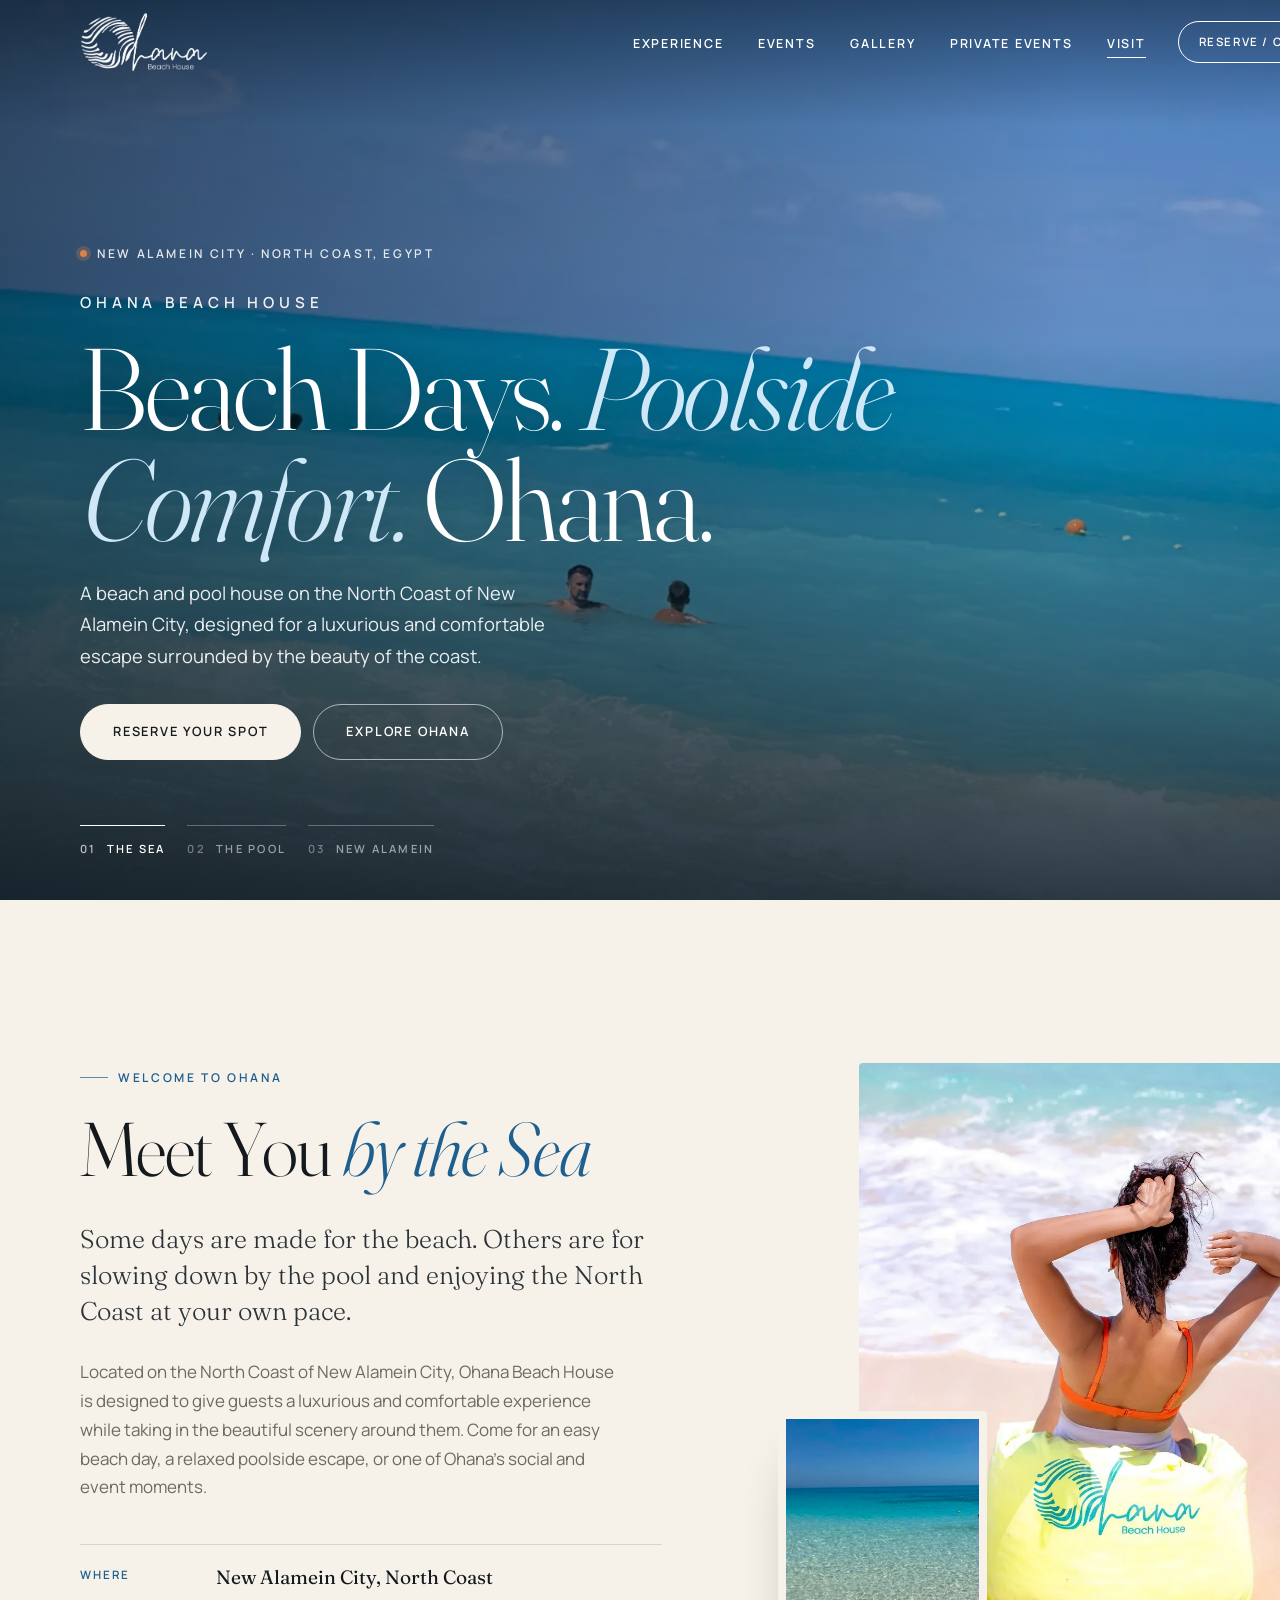
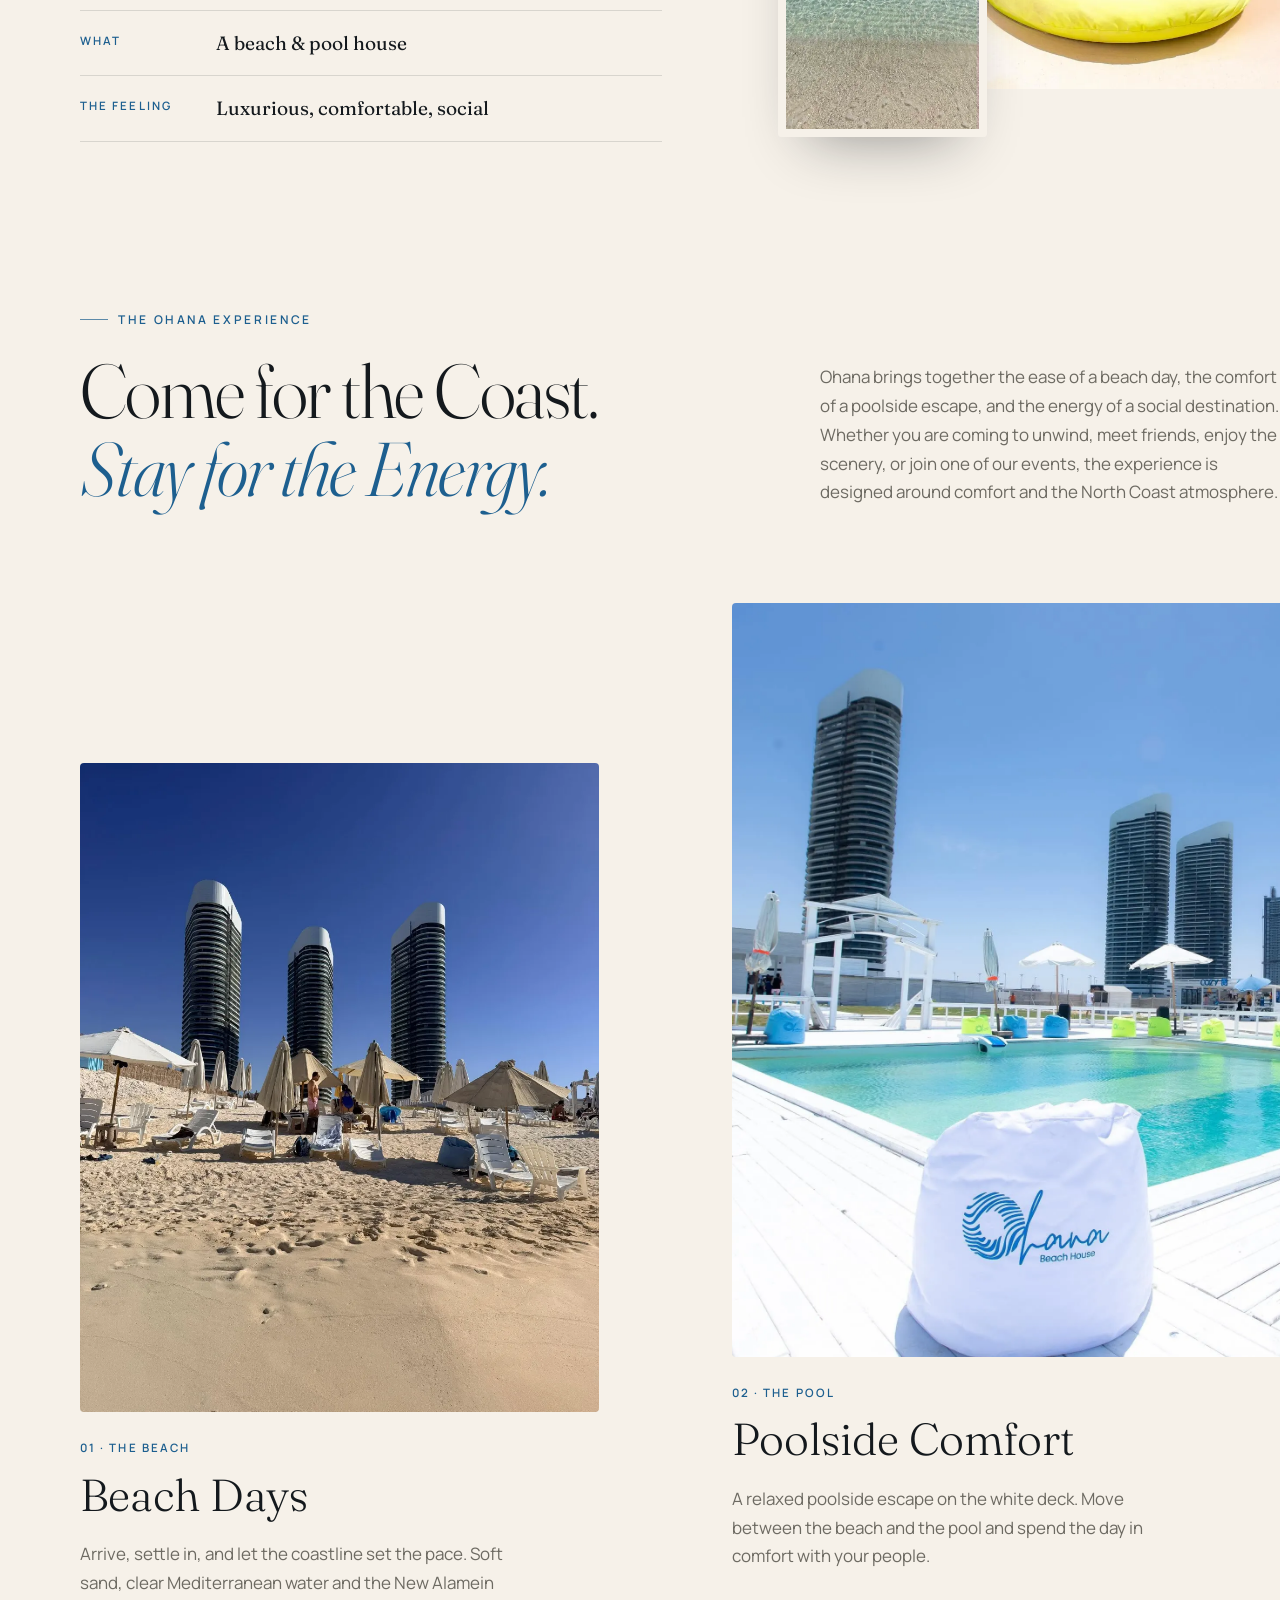
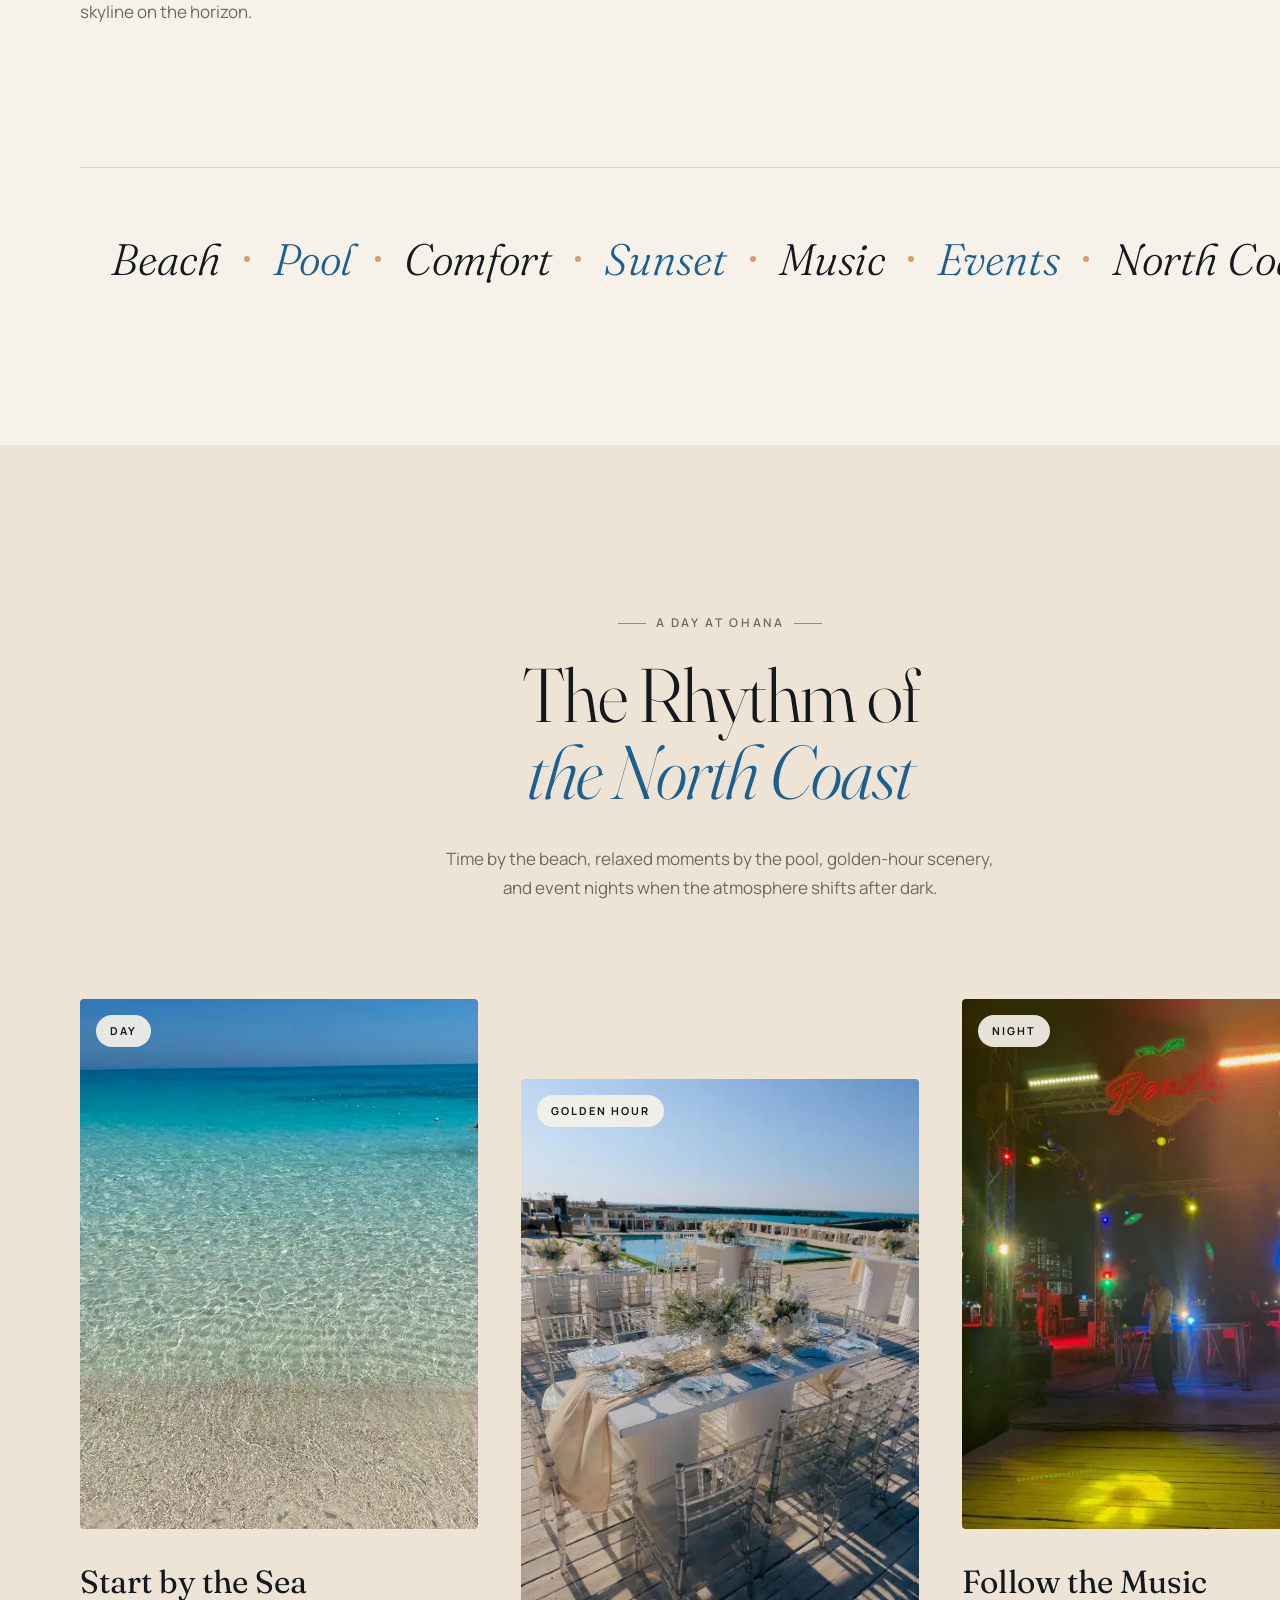
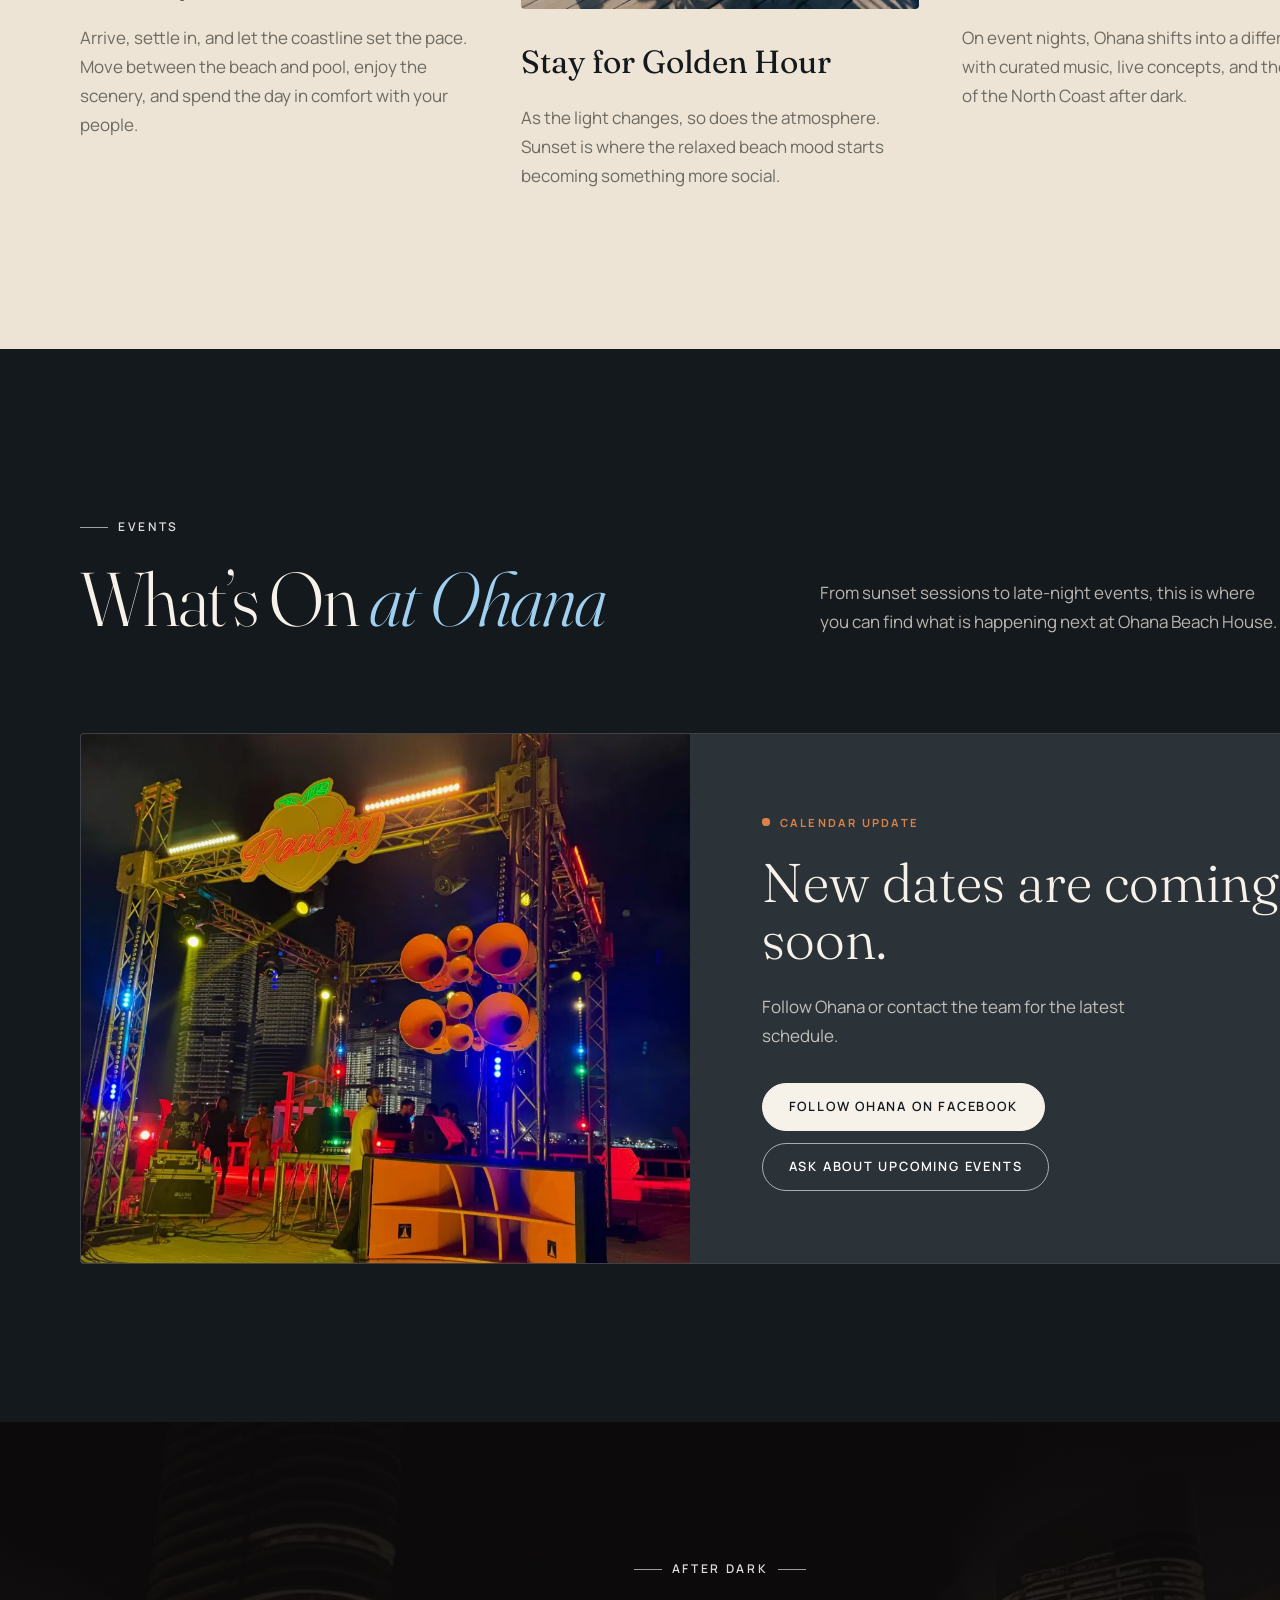
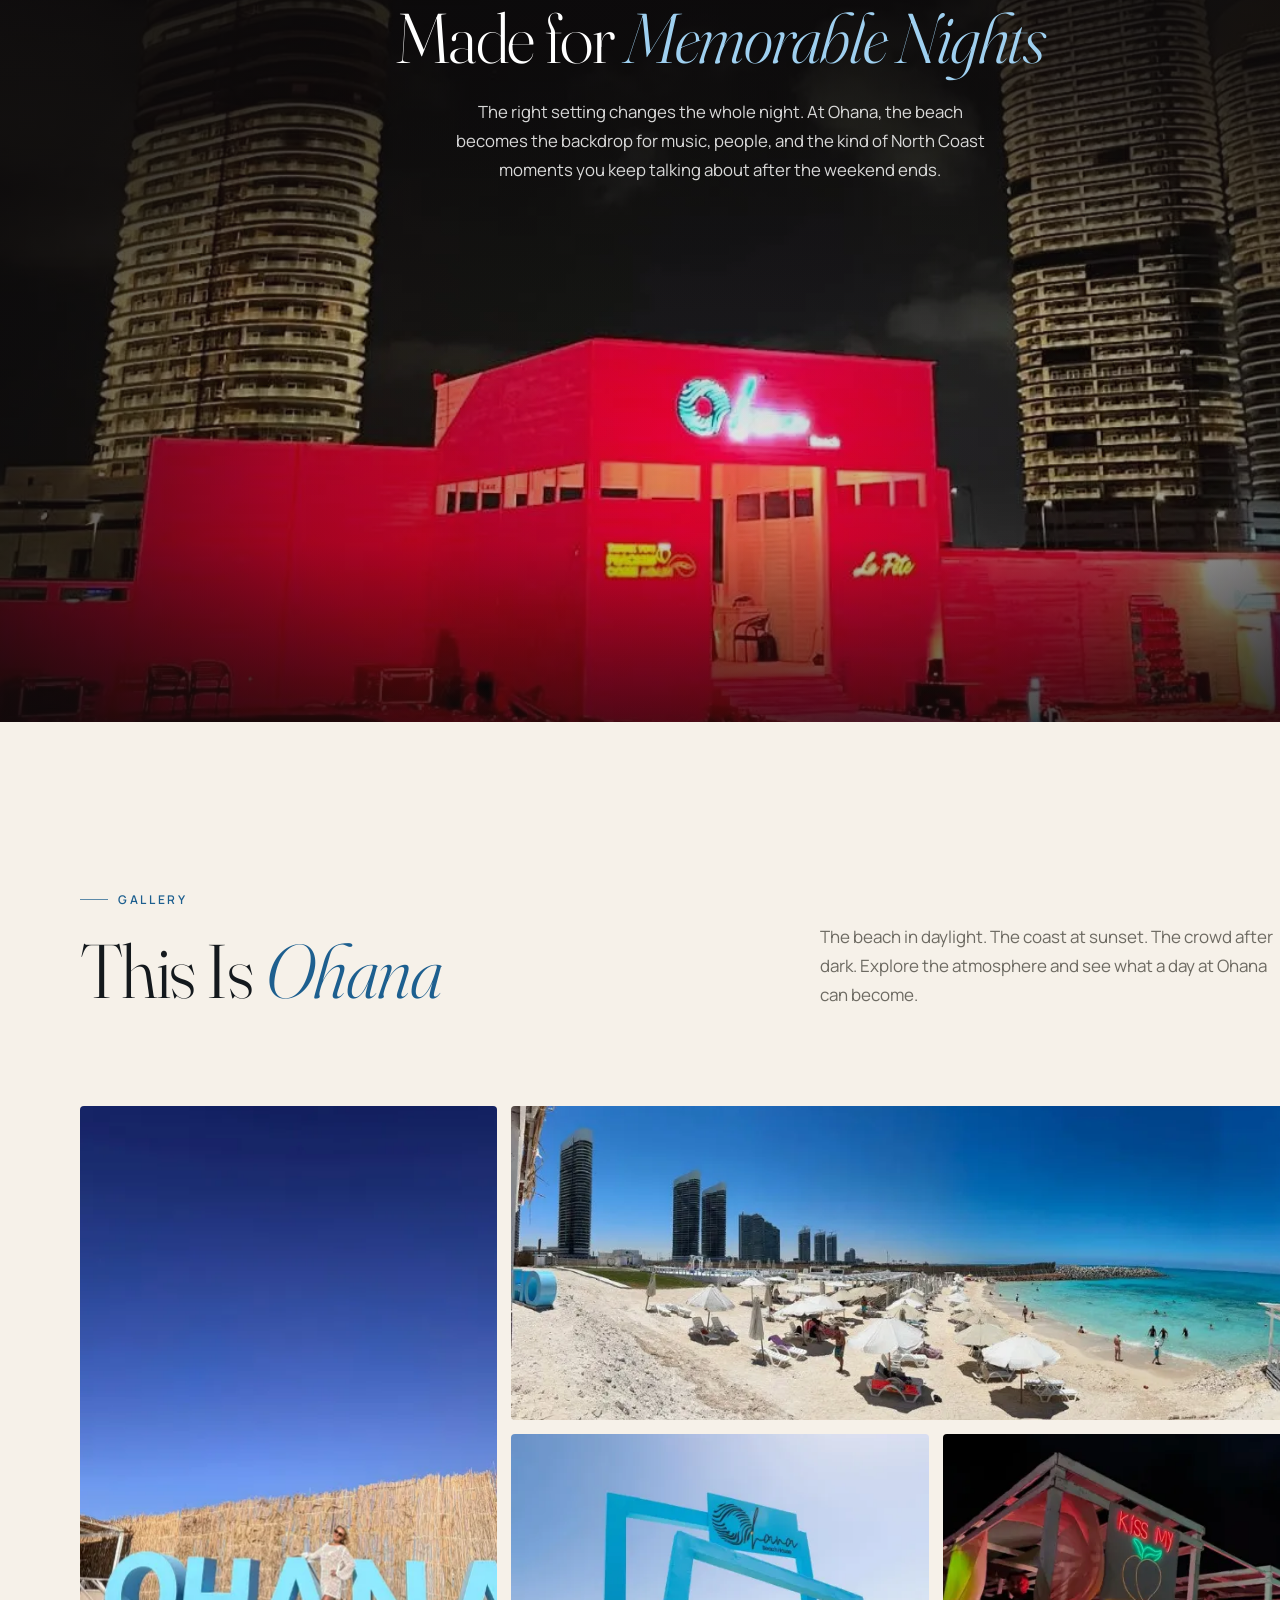
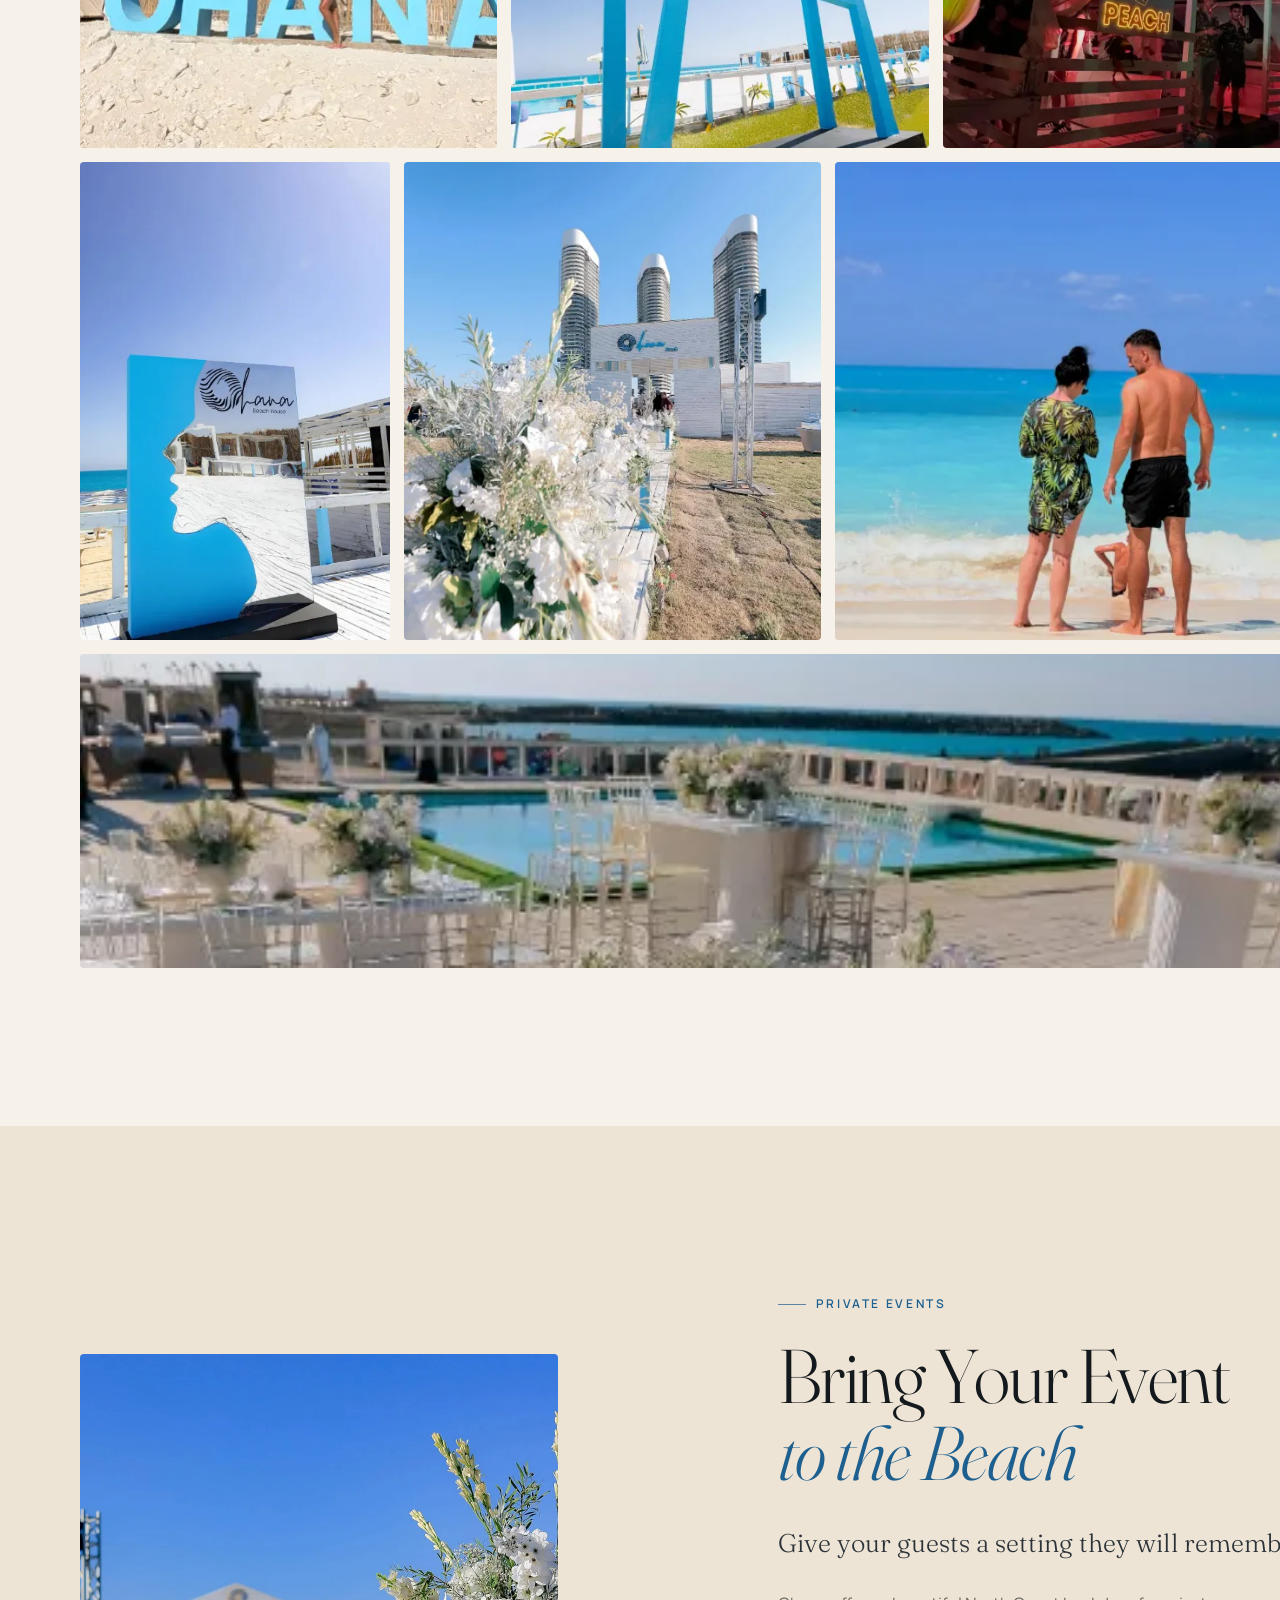
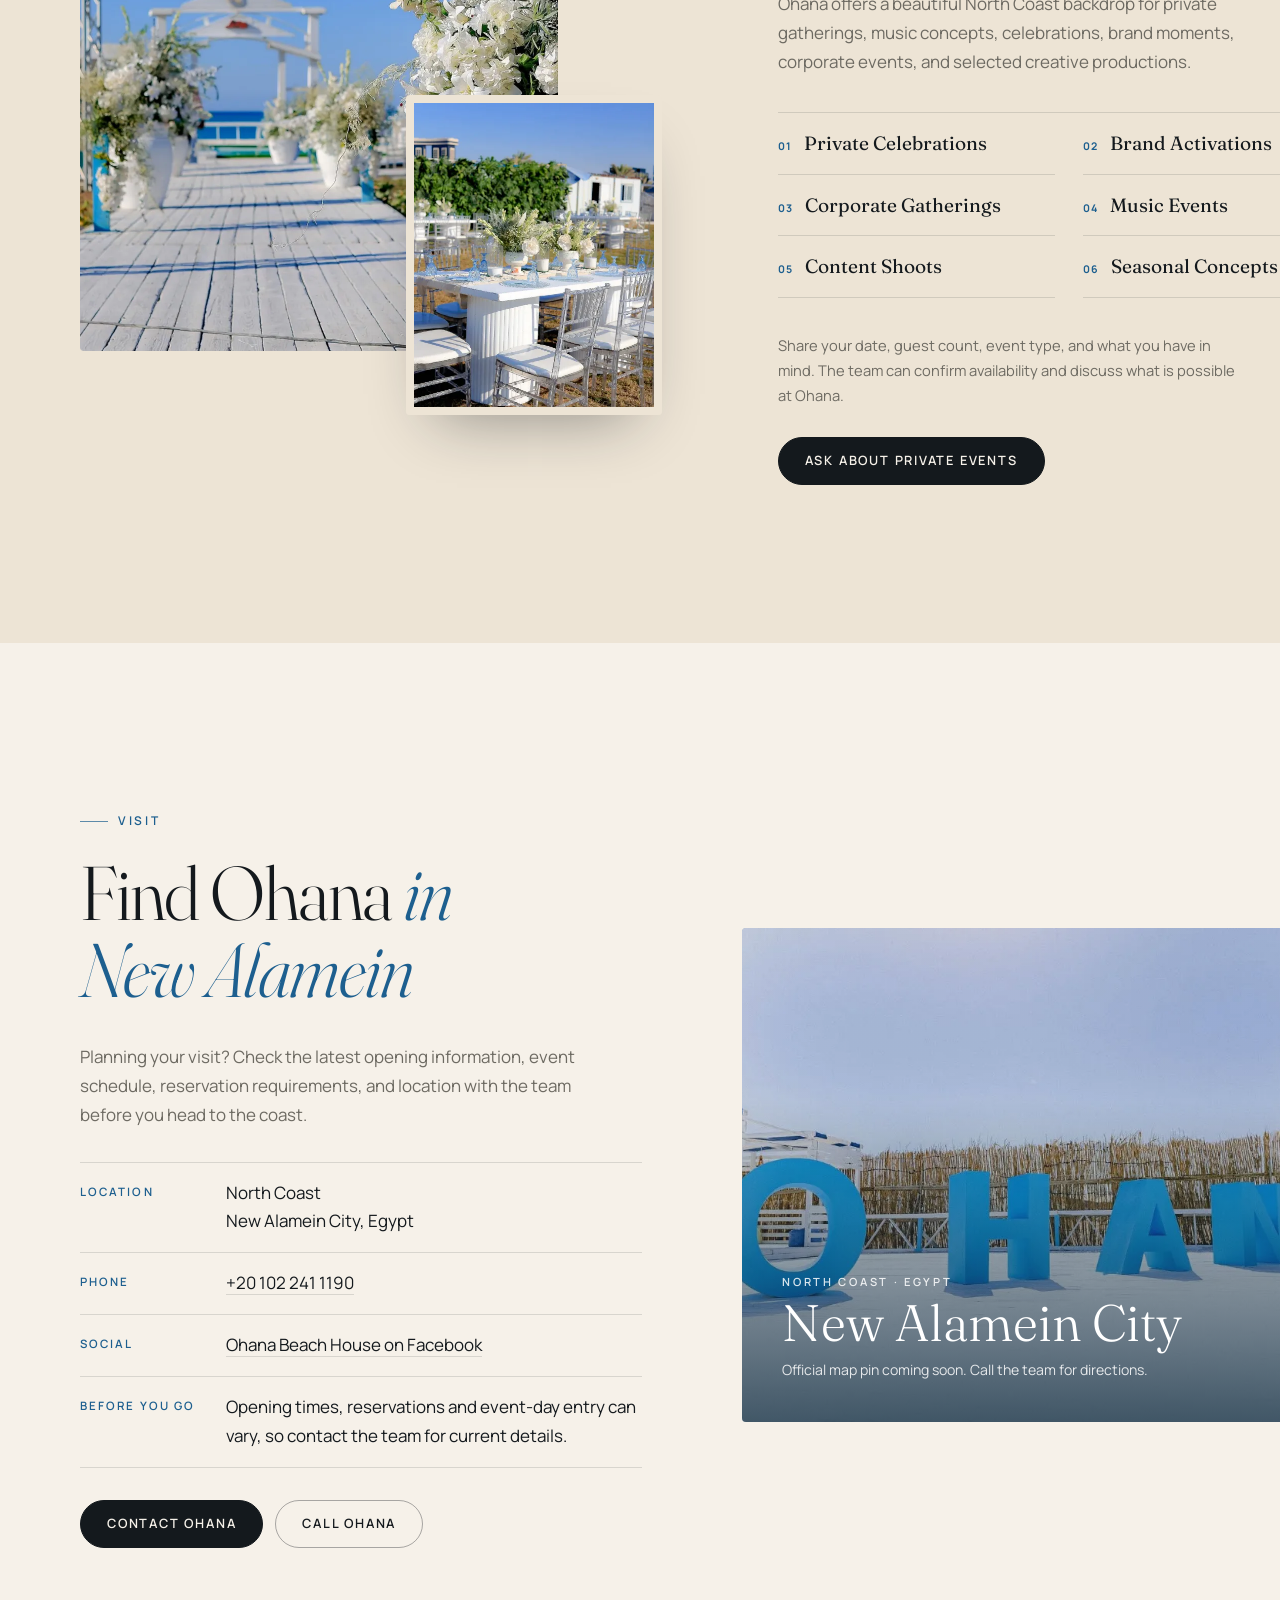
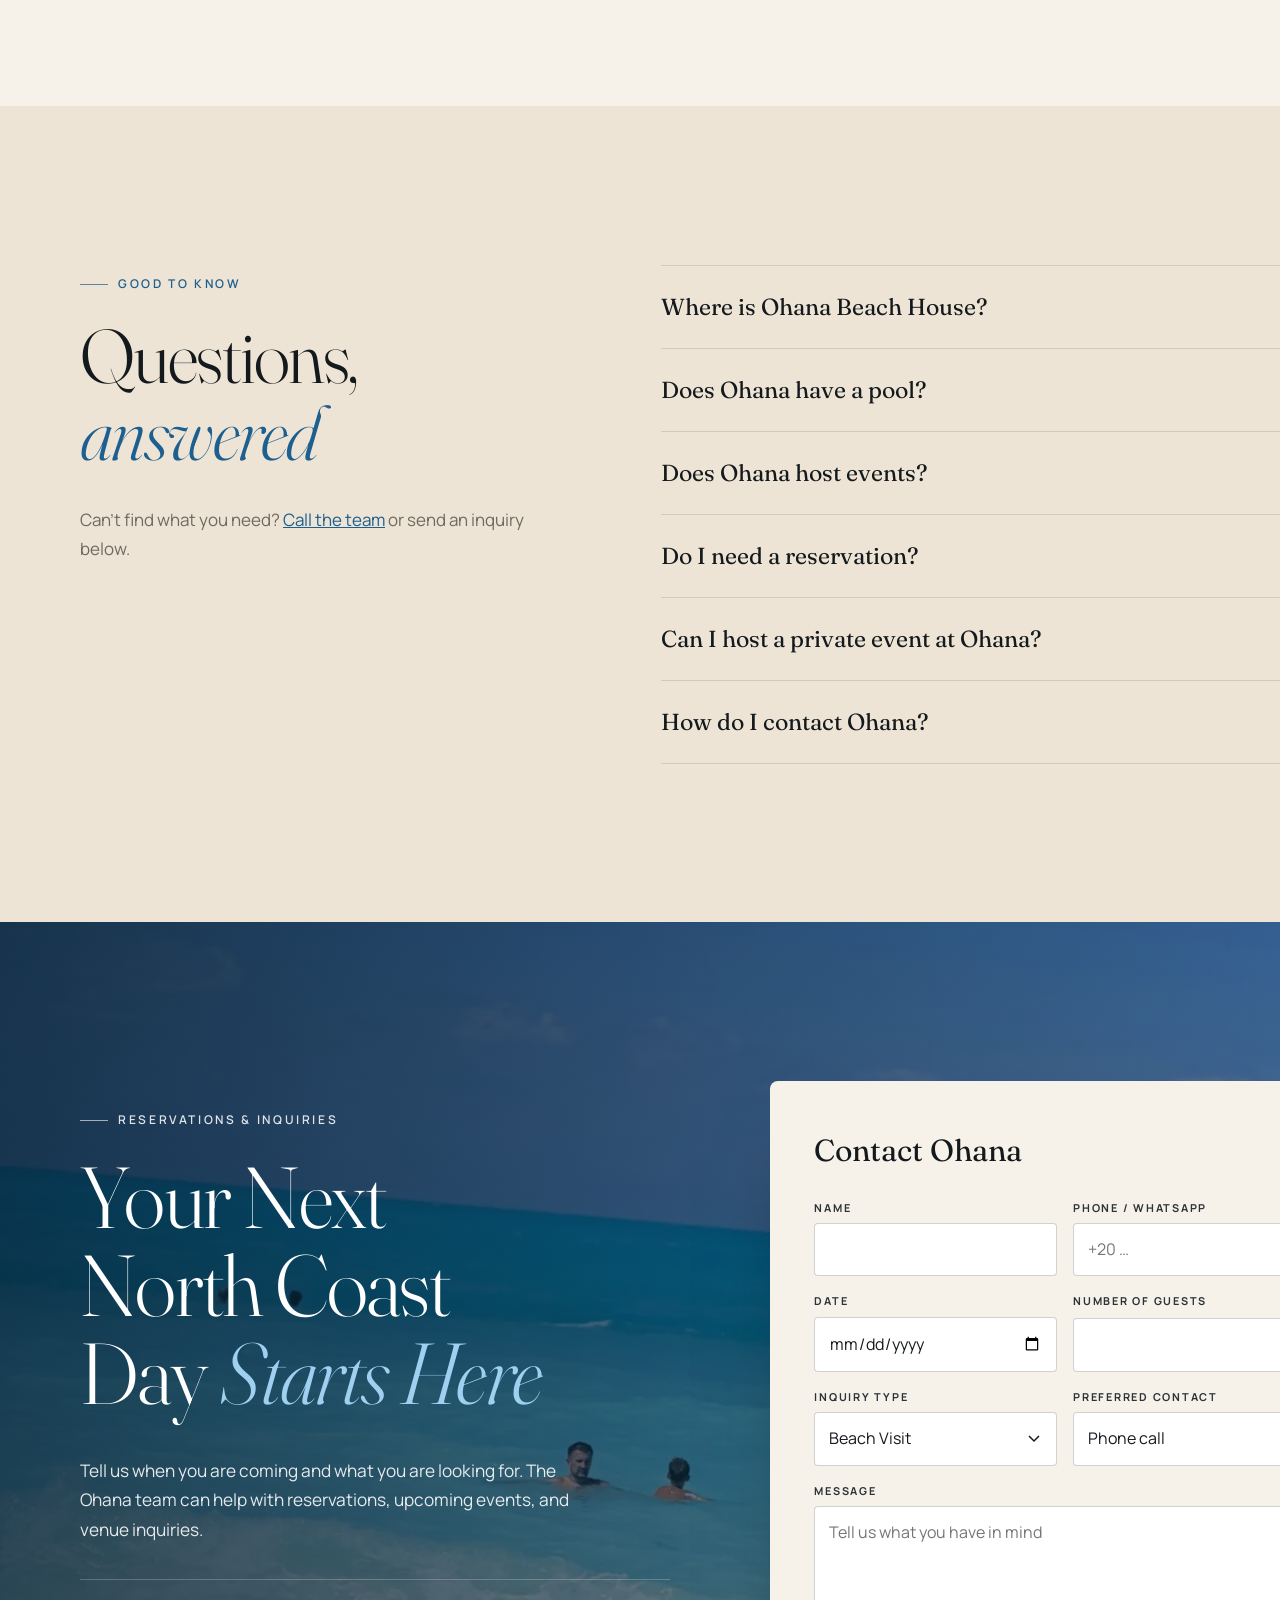
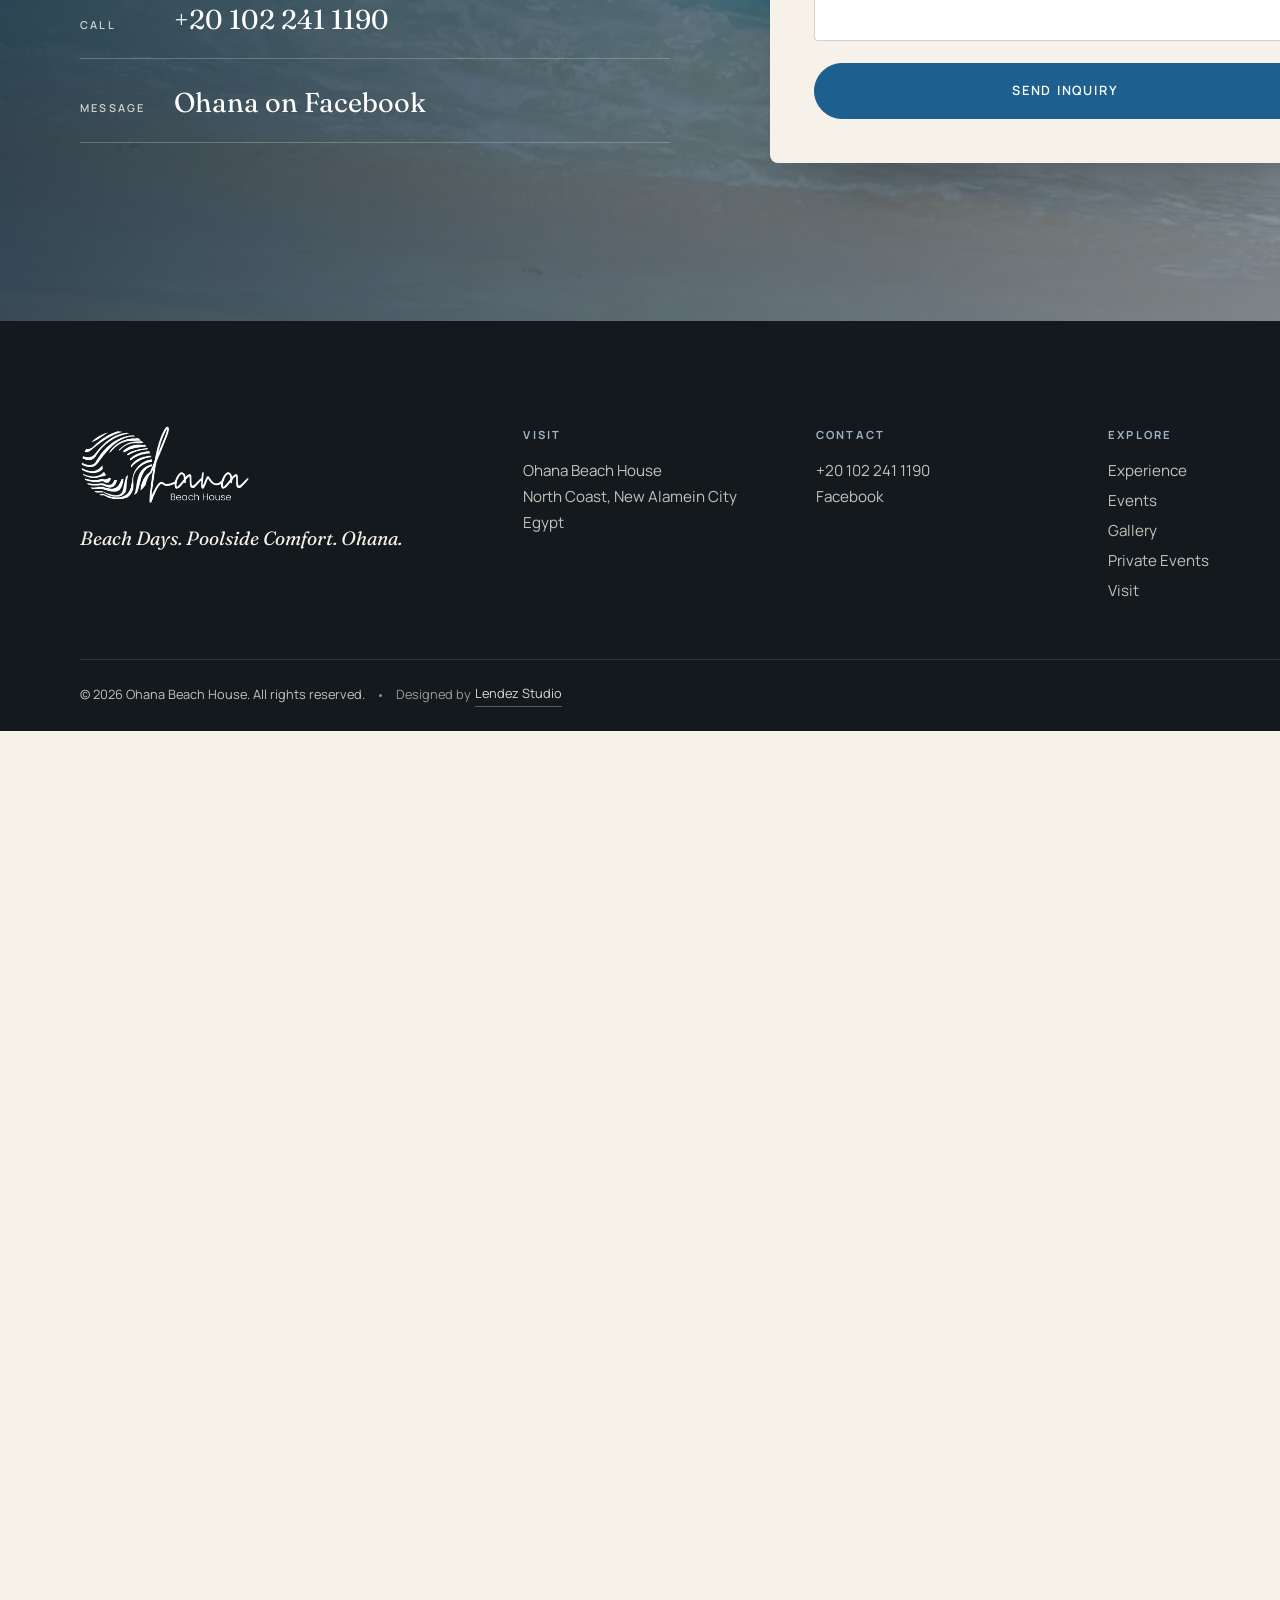
<file: tools/qa-frame.html>
<!doctype html>
<!-- Review aid: shows a slice of the full page. tools/qa-frame.html?w=390&h=844&y=1200 -->
<html><head><meta charset="utf-8"><title>QA frame</title>
<style>html,body{margin:0;overflow:hidden;background:#fff}iframe{position:absolute;left:0;border:0}</style></head>
<body><iframe id="f"></iframe>
<script>
  const p = new URLSearchParams(location.search);
  const w = +p.get('w') || 1440, h = +p.get('h') || 900, y = +p.get('y') || 0, total = +p.get('total') || 16000;
  const f = document.getElementById('f');
  f.style.width = w + 'px'; f.style.height = total + 'px'; f.style.top = -y + 'px';
  f.src = '../index.html?qa=' + h + (p.get('slide') ? '&slide=' + p.get('slide') : '');
  // &click=<css selector> clicks an element after load (e.g. the menu toggle)
  if (p.get('click')) f.onload = () => setTimeout(() => f.contentDocument.querySelector(p.get('click'))?.click(), 300);
  // &to=<css selector> shows the slice starting at that element (y is then an extra offset)
  if (p.get('to')) f.addEventListener('load', () => {
    const el = f.contentDocument.querySelector(p.get('to'));
    if (el) f.style.top = -(el.getBoundingClientRect().top + y) + 'px';
  });
</script></body></html>
</file>
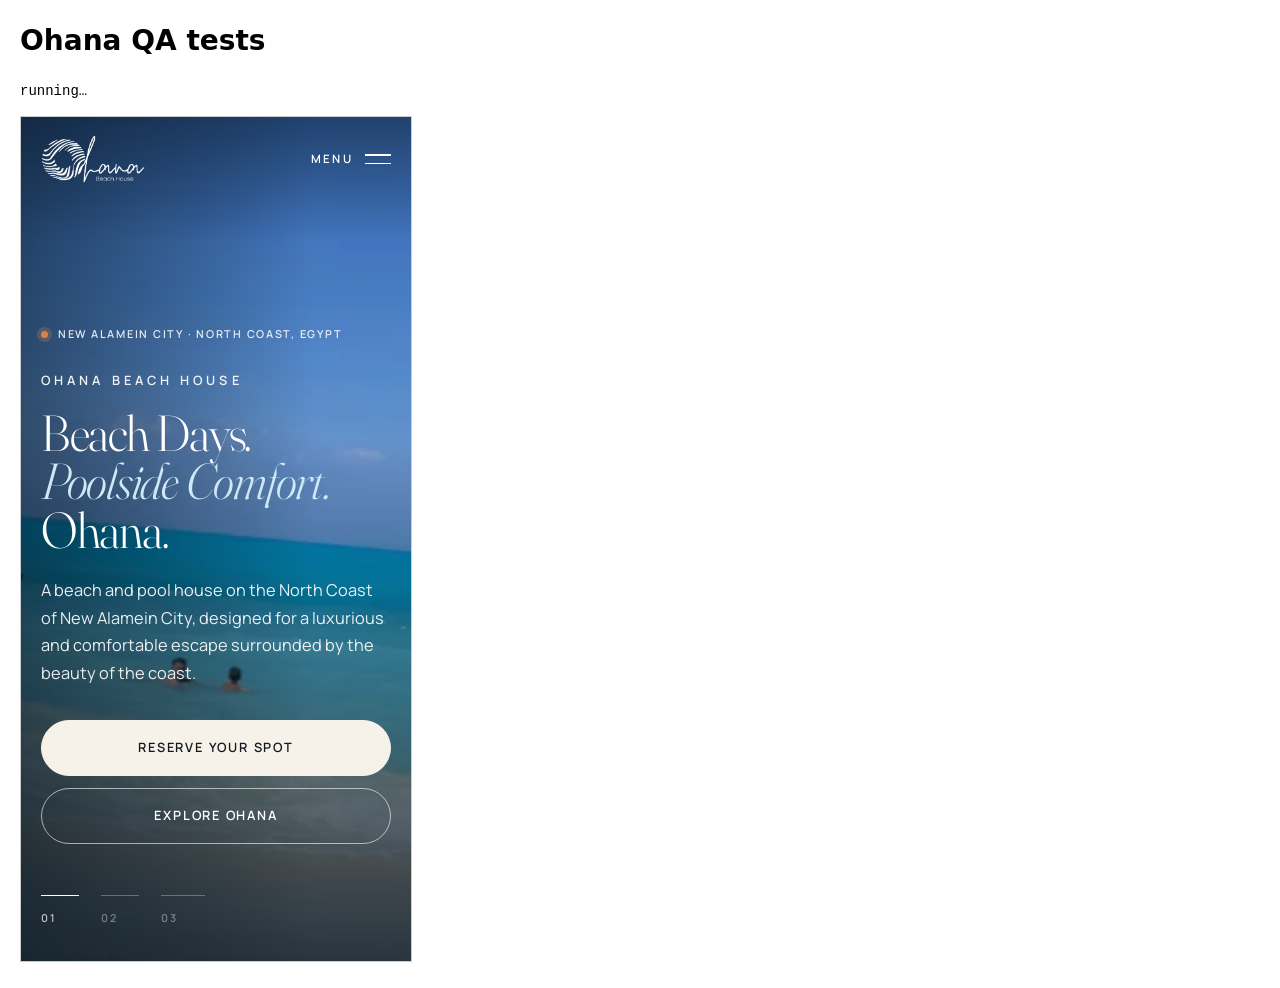
<file: tools/qa-tests.html>
<!doctype html>
<!-- Review aid: automated checks for the Ohana page. Open http://localhost:5500/tools/qa-tests.html -->
<html><head><meta charset="utf-8"><title>Ohana QA tests</title>
<style>body{font:14px/1.5 system-ui;margin:20px}iframe{width:390px;height:844px;border:1px solid #ccc}.pass{color:#1a7f37}.fail{color:#c62828;font-weight:700}</style>
</head><body>
<h1>Ohana QA tests</h1>
<pre id="out">running…</pre>
<script>
const out = [];
const log = (ok, msg) => out.push(`${ok ? 'PASS' : 'FAIL'}  ${msg}`);
const wait = (ms) => new Promise((r) => setTimeout(r, ms));
const frameLoad = (attrs) => new Promise((res) => {
  const f = document.createElement('iframe'); Object.assign(f, attrs);
  f.onload = () => res(f); document.body.appendChild(f);
});

async function main() {
  // ---------- 1. Page in a phone-sized frame ----------
  const errors = [];
  const f = await frameLoad({ src: '../index.html' });
  const w = f.contentWindow, d = f.contentDocument;
  w.addEventListener('error', (e) => errors.push(e.message));
  await wait(800);

  // ---------- 2. Every referenced asset returns 200 ----------
  const urls = new Set();
  d.querySelectorAll('[src]').forEach((el) => el.getAttribute('src') && urls.add(el.getAttribute('src')));
  d.querySelectorAll('[srcset]').forEach((el) => el.getAttribute('srcset').split(',').forEach((c) => urls.add(c.trim().split(/\s+/)[0])));
  d.querySelectorAll('link[href]').forEach((el) => !/^https?:/.test(el.getAttribute('href')) && urls.add(el.getAttribute('href')));
  d.querySelectorAll('[data-full]').forEach((el) => urls.add(el.dataset.full));
  d.querySelectorAll('meta[property="og:image"], meta[name="twitter:image"]').forEach((m) => urls.add(m.content));
  d.querySelectorAll('link[rel="preload"]').forEach((l) => l.getAttribute('imagesrcset')?.split(',').forEach((c) => urls.add(c.trim().split(/\s+/)[0])));
  urls.delete('');
  let bad = [];
  for (const u of urls) {
    if (/^https?:/.test(u)) continue;
    const r = await fetch(new URL(u, location.origin + '/'), { method: 'HEAD' });
    if (!r.ok) bad.push(`${u} (${r.status})`);
  }
  log(bad.length === 0, `assets: ${urls.size} local URLs checked` + (bad.length ? ', missing: ' + bad.join(', ') : ''));

  // ---------- 3. In-page anchors resolve ----------
  const anchors = [...d.querySelectorAll('a[href^="#"]')].map((a) => a.getAttribute('href')).filter((h) => h.length > 1);
  const missing = [...new Set(anchors)].filter((h) => !d.querySelector(h));
  log(missing.length === 0, `anchors: ${anchors.length} links → ${new Set(anchors).size} targets` + (missing.length ? ', missing ' + missing : ''));

  // ---------- 4. External links open safely ----------
  const ext = [...d.querySelectorAll('a[target="_blank"]')];
  log(ext.every((a) => /noopener/.test(a.rel)), `external links: ${ext.length} use rel=noopener`);
  const tel = [...d.querySelectorAll('a[href^="tel:"]')];
  log(tel.length > 0 && tel.every((a) => a.getAttribute('href') === 'tel:+201022411190'), `phone links: ${tel.length} all tel:+201022411190`);

  // ---------- 5. Content guardrails ----------
  const text = d.body.innerText + ' ' + d.head.innerHTML;
  const banned = ['Baler', 'Philippines', 'Aurora', 'Hurghada', 'Golden Hand', 'White Beach Marina', 'hotel', 'rooms', 'overnight', 'private beach', 'restaurant', 'EGP', 'capacity of'];
  const hits = banned.filter((b) => new RegExp('\\b' + b + '\\b', 'i').test(text));
  log(hits.length === 0, 'no excluded / unsupported terms' + (hits.length ? ', found: ' + hits.join(', ') : ''));
  log(/pool/i.test(d.querySelector('h1').innerText) && d.querySelectorAll('img[alt*="pool" i]').length >= 2, `pool represented in H1 and ${d.querySelectorAll('img[alt*="pool" i]').length} image alts`);
  log(d.querySelectorAll('h1').length === 1, 'exactly one h1');
  const noAlt = [...d.querySelectorAll('img')].filter((i) => !i.hasAttribute('alt'));
  log(noAlt.length === 0, `all ${d.querySelectorAll('img').length} images have alt attributes`);

  // ---------- 6. Mobile menu ----------
  const toggle = d.querySelector('[data-menu-toggle]'), menu = d.querySelector('[data-mobile-menu]');
  log(w.getComputedStyle(toggle).display !== 'none', 'menu toggle visible at 390px');
  log(d.documentElement.scrollWidth <= w.innerWidth, `no horizontal overflow at 390px (scrollWidth ${d.documentElement.scrollWidth})`);
  toggle.click(); await wait(100);
  log(toggle.getAttribute('aria-expanded') === 'true' && menu.classList.contains('is-open') && !menu.hidden, 'menu opens');
  menu.querySelector('a[href="#gallery"]').click(); await wait(700);
  log(toggle.getAttribute('aria-expanded') === 'false' && menu.hidden, 'menu closes after choosing a link');

  // ---------- 7. Lightbox ----------
  const items = d.querySelectorAll('[data-gallery] button'), lb = d.querySelector('[data-lightbox]');
  items[0].click(); await wait(100);
  const img = lb.querySelector('[data-lb-img]');
  log(lb.open && img.getAttribute('src') === items[0].dataset.full, 'lightbox opens on first image');
  lb.querySelector('[data-lb-next]').click();
  log(img.getAttribute('src') === items[1].dataset.full, 'lightbox next works');
  lb.querySelector('[data-lb-prev]').click(); lb.querySelector('[data-lb-prev]').click();
  log(img.getAttribute('src') === items[items.length - 1].dataset.full, 'lightbox wraps backwards');
  await new Promise((r) => { img.complete && img.naturalWidth ? r() : (img.onload = r, img.onerror = r); });
  log(img.naturalWidth > 0, `lightbox image loads (${img.naturalWidth}px)`);
  lb.querySelector('[data-lb-close]').click(); await wait(50);
  log(!lb.open, 'lightbox closes');

  // ---------- 8. CTA → inquiry type ----------
  const form = d.querySelector('[data-inquiry-form]');
  d.querySelector('#private-events a[data-inquiry]').click();
  log(form.elements.inquiryType.value === 'Private Event', '"Ask About Private Events" preselects Private Event');
  d.querySelector('.hero a[data-inquiry]').click();
  log(form.elements.inquiryType.value === 'Beach Visit', '"Reserve Your Spot" preselects Beach Visit');

  // ---------- 9. Form ----------
  const status = d.querySelector('[data-form-status]');
  form.requestSubmit(); await wait(50);
  log(status.classList.contains('is-error') && form.querySelectorAll('.is-invalid').length === 2, 'empty submit shows validation (name + phone)');
  form.elements.name.value = 'Test Guest'; form.elements.phone.value = '+20 100 000 0000';
  form.requestSubmit(); await wait(100);
  log(status.classList.contains('is-info') && /not/.test(status.textContent) && !/Thank you/.test(status.textContent),
      'unconnected form says it was NOT sent (no fake success)');
  log(d.querySelector('[data-directions]').hidden, 'Get Directions hidden until a map URL is configured');
  log(d.querySelector('[data-whatsapp]').hidden, 'WhatsApp hidden until confirmed');
  log(!d.querySelector('[data-events-empty]').hidden && d.querySelector('[data-events-list]').hidden, 'events empty state shown with no events configured');

  // ---------- 10. Event cards render from config (sample data, test only) ----------
  let html = await (await fetch('../index.html')).text();
  const sample = `<script>window.OHANA_CONFIG={contact:{phoneDisplay:'+20 102 241 1190',phoneHref:'tel:+201022411190',facebook:'#',whatsapp:'https://wa.me/0'},location:{mapUrl:'https://maps.example/test',mapEmbedUrl:''},form:{provider:'none'},
    events:[{title:'TEST EVENT <b>x</b>',date:'2099-07-01',startTime:'18:00',description:'Sample',lineup:['A','B'],ticketUrl:'https://tickets.example'},{title:'PAST',date:'2000-01-01'}]};<\/script>`;
  html = html.replace('<script src="assets/js/site-config.js"><\/script>', sample).replace('<head>', '<head><base href="/">');
  const f2 = await frameLoad({ srcdoc: html }); await wait(600);
  const d2 = f2.contentDocument;
  const cards = d2.querySelectorAll('.event-card');
  log(cards.length === 1, `event cards: ${cards.length} rendered (past event hidden)`);
  log(cards[0] && !cards[0].querySelector('h3 b') && /TEST EVENT <b>x<\/b>/.test(cards[0].querySelector('h3').textContent), 'event text is escaped');
  log(cards[0] && /Get Tickets/.test(cards[0].textContent) && /01/.test(cards[0].querySelector('.event-card__date').textContent), 'event card shows date + Get Tickets');
  log(d2.querySelector('[data-events-empty]').hidden, 'empty state hidden when events exist');
  log([...d2.querySelectorAll('script[type="application/ld+json"]')].some((s) => /"@type":"Event"/.test(s.textContent)), 'Event JSON-LD injected');
  log(!d2.querySelector('[data-directions]').hidden && !d2.querySelector('[data-whatsapp]').hidden, 'directions + WhatsApp appear once configured');

  log(errors.length === 0, 'no runtime errors' + (errors.length ? ': ' + errors.join(' | ') : ''));
}

main().catch((e) => log(false, 'test crashed: ' + e.stack)).finally(() => {
  const el = document.getElementById('out');
  el.innerHTML = out.map((l) => `<span class="${l.startsWith('PASS') ? 'pass' : 'fail'}">${l.replace(/</g, '&lt;')}</span>`).join('\n');
  document.title = out.some((l) => l.startsWith('FAIL')) ? 'QA: FAILURES' : 'QA: ALL PASS';
});
</script>
</body></html>
</file>
